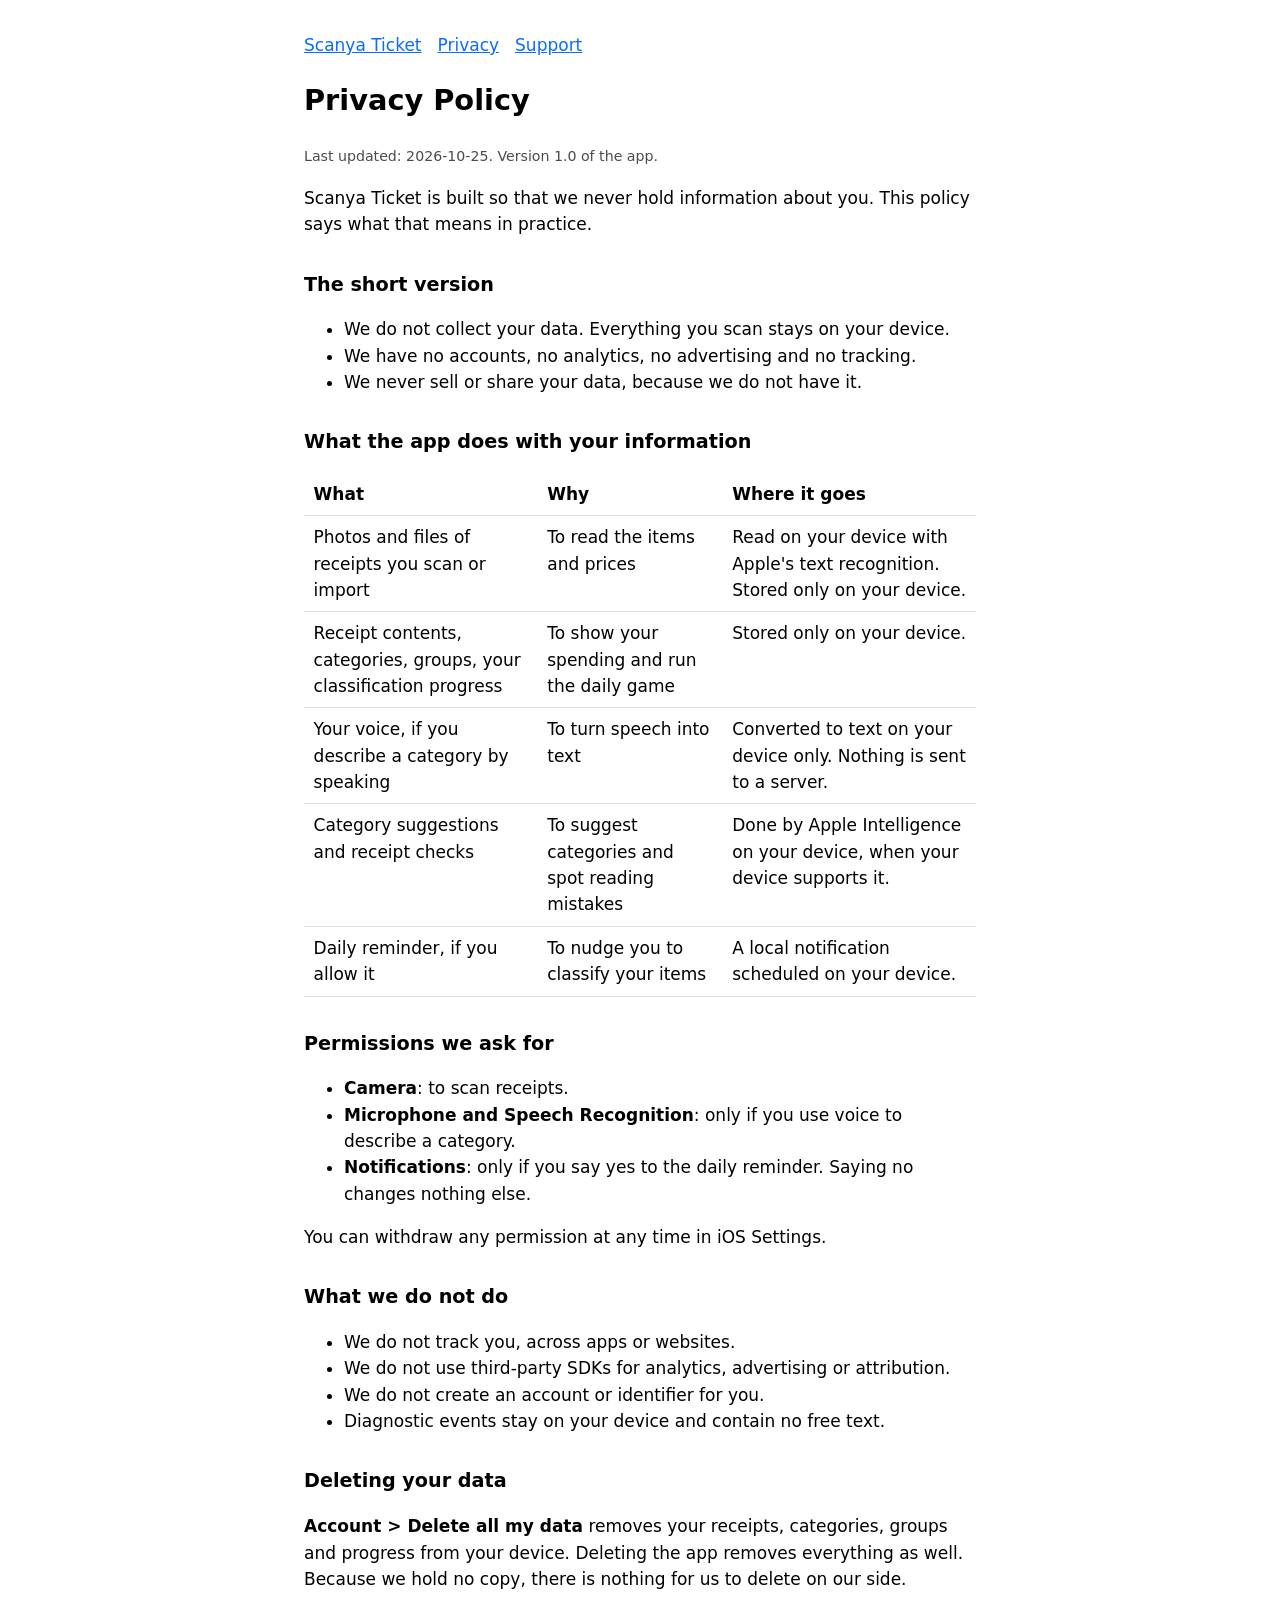
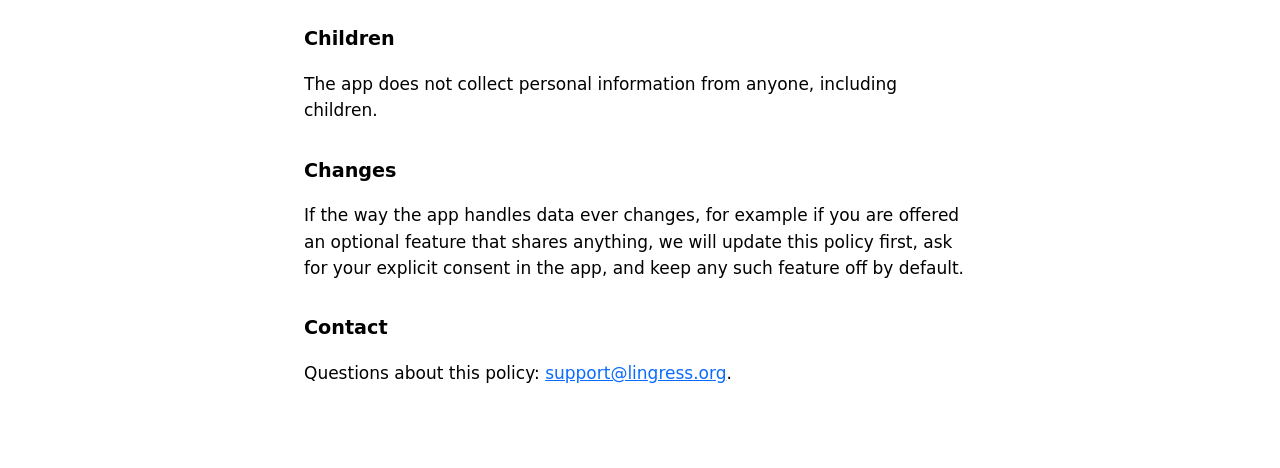
<file: privacy.html>
<!doctype html>
<html lang="en">
<head>
<meta charset="utf-8">
<meta name="viewport" content="width=device-width, initial-scale=1">
<title>Privacy Policy · Scanya Ticket</title>
<link rel="stylesheet" href="/style.css">
</head>
<body>
<nav><a href="/">Scanya Ticket</a><a href="/privacy">Privacy</a><a href="/support">Support</a></nav>
<h1>Privacy Policy</h1>
<p><small>Last updated: 2026-10-25. Version 1.0 of the app.</small></p>
<p>Scanya Ticket is built so that we never hold information about you. This policy says what that means in practice.</p>
<h2>The short version</h2>
<ul>
<li>We do not collect your data. Everything you scan stays on your device.</li>
<li>We have no accounts, no analytics, no advertising and no tracking.</li>
<li>We never sell or share your data, because we do not have it.</li>
</ul>
<h2>What the app does with your information</h2>
<table>
<tr><th>What</th><th>Why</th><th>Where it goes</th></tr>
<tr><td>Photos and files of receipts you scan or import</td><td>To read the items and prices</td><td>Read on your device with Apple's text recognition. Stored only on your device.</td></tr>
<tr><td>Receipt contents, categories, groups, your classification progress</td><td>To show your spending and run the daily game</td><td>Stored only on your device.</td></tr>
<tr><td>Your voice, if you describe a category by speaking</td><td>To turn speech into text</td><td>Converted to text on your device only. Nothing is sent to a server.</td></tr>
<tr><td>Category suggestions and receipt checks</td><td>To suggest categories and spot reading mistakes</td><td>Done by Apple Intelligence on your device, when your device supports it.</td></tr>
<tr><td>Daily reminder, if you allow it</td><td>To nudge you to classify your items</td><td>A local notification scheduled on your device.</td></tr>
</table>
<h2>Permissions we ask for</h2>
<ul>
<li><strong>Camera</strong>: to scan receipts.</li>
<li><strong>Microphone and Speech Recognition</strong>: only if you use voice to describe a category.</li>
<li><strong>Notifications</strong>: only if you say yes to the daily reminder. Saying no changes nothing else.</li>
</ul>
<p>You can withdraw any permission at any time in iOS Settings.</p>
<h2>What we do not do</h2>
<ul>
<li>We do not track you, across apps or websites.</li>
<li>We do not use third-party SDKs for analytics, advertising or attribution.</li>
<li>We do not create an account or identifier for you.</li>
<li>Diagnostic events stay on your device and contain no free text.</li>
</ul>
<h2>Deleting your data</h2>
<p><strong>Account &gt; Delete all my data</strong> removes your receipts, categories, groups and progress from your device. Deleting the app removes everything as well. Because we hold no copy, there is nothing for us to delete on our side.</p>
<h2>Children</h2>
<p>The app does not collect personal information from anyone, including children.</p>
<h2>Changes</h2>
<p>If the way the app handles data ever changes, for example if you are offered an optional feature that shares anything, we will update this policy first, ask for your explicit consent in the app, and keep any such feature off by default.</p>
<h2>Contact</h2>
<p>Questions about this policy: <a href="mailto:support@lingress.org">support@lingress.org</a>.</p>
</body>
</html>
</file>
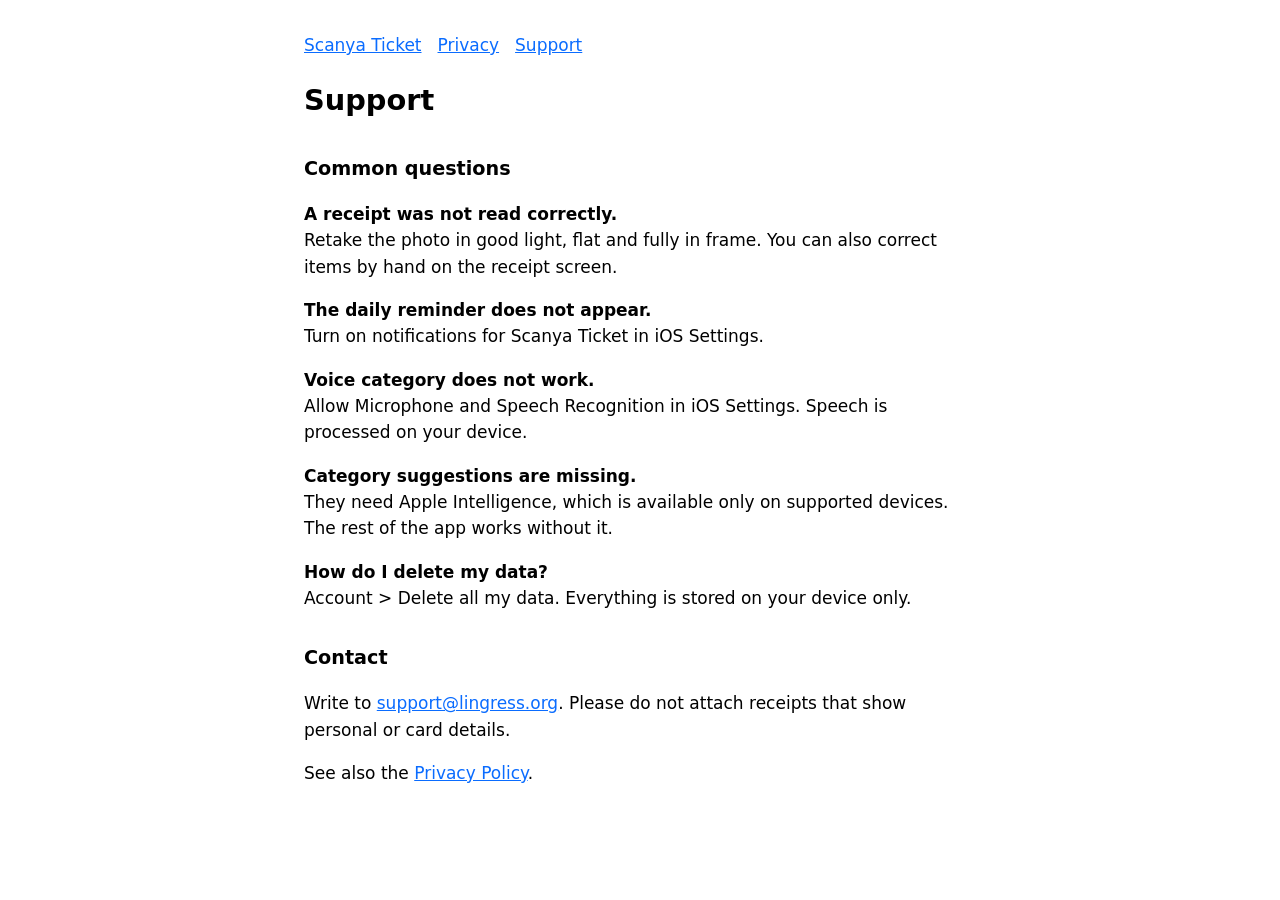
<file: support.html>
<!doctype html>
<html lang="en">
<head>
<meta charset="utf-8">
<meta name="viewport" content="width=device-width, initial-scale=1">
<title>Support · Scanya Ticket</title>
<link rel="stylesheet" href="/style.css">
</head>
<body>
<nav><a href="/">Scanya Ticket</a><a href="/privacy">Privacy</a><a href="/support">Support</a></nav>
<h1>Support</h1>
<h2>Common questions</h2>
<p><strong>A receipt was not read correctly.</strong><br>Retake the photo in good light, flat and fully in frame. You can also correct items by hand on the receipt screen.</p>
<p><strong>The daily reminder does not appear.</strong><br>Turn on notifications for Scanya Ticket in iOS Settings.</p>
<p><strong>Voice category does not work.</strong><br>Allow Microphone and Speech Recognition in iOS Settings. Speech is processed on your device.</p>
<p><strong>Category suggestions are missing.</strong><br>They need Apple Intelligence, which is available only on supported devices. The rest of the app works without it.</p>
<p><strong>How do I delete my data?</strong><br>Account &gt; Delete all my data. Everything is stored on your device only.</p>
<h2>Contact</h2>
<p>Write to <a href="mailto:support@lingress.org">support@lingress.org</a>. Please do not attach receipts that show personal or card details.</p>
<p>See also the <a href="/privacy">Privacy Policy</a>.</p>
</body>
</html>
</file>
<file: style.css>
:root { color-scheme: light dark; }
body { font: 17px/1.55 -apple-system, system-ui, "Segoe UI", sans-serif; max-width: 42rem; margin: 0 auto; padding: 2rem 1.25rem 4rem; }
h1 { font-size: 1.8rem; }
h2 { margin-top: 2rem; font-size: 1.2rem; }
table { border-collapse: collapse; width: 100%; }
th, td { text-align: left; vertical-align: top; padding: .5rem .6rem; border-bottom: 1px solid #8884; }
nav a { margin-right: 1rem; }
a { color: #0a6cff; }
small { opacity: .7; }
</file>
